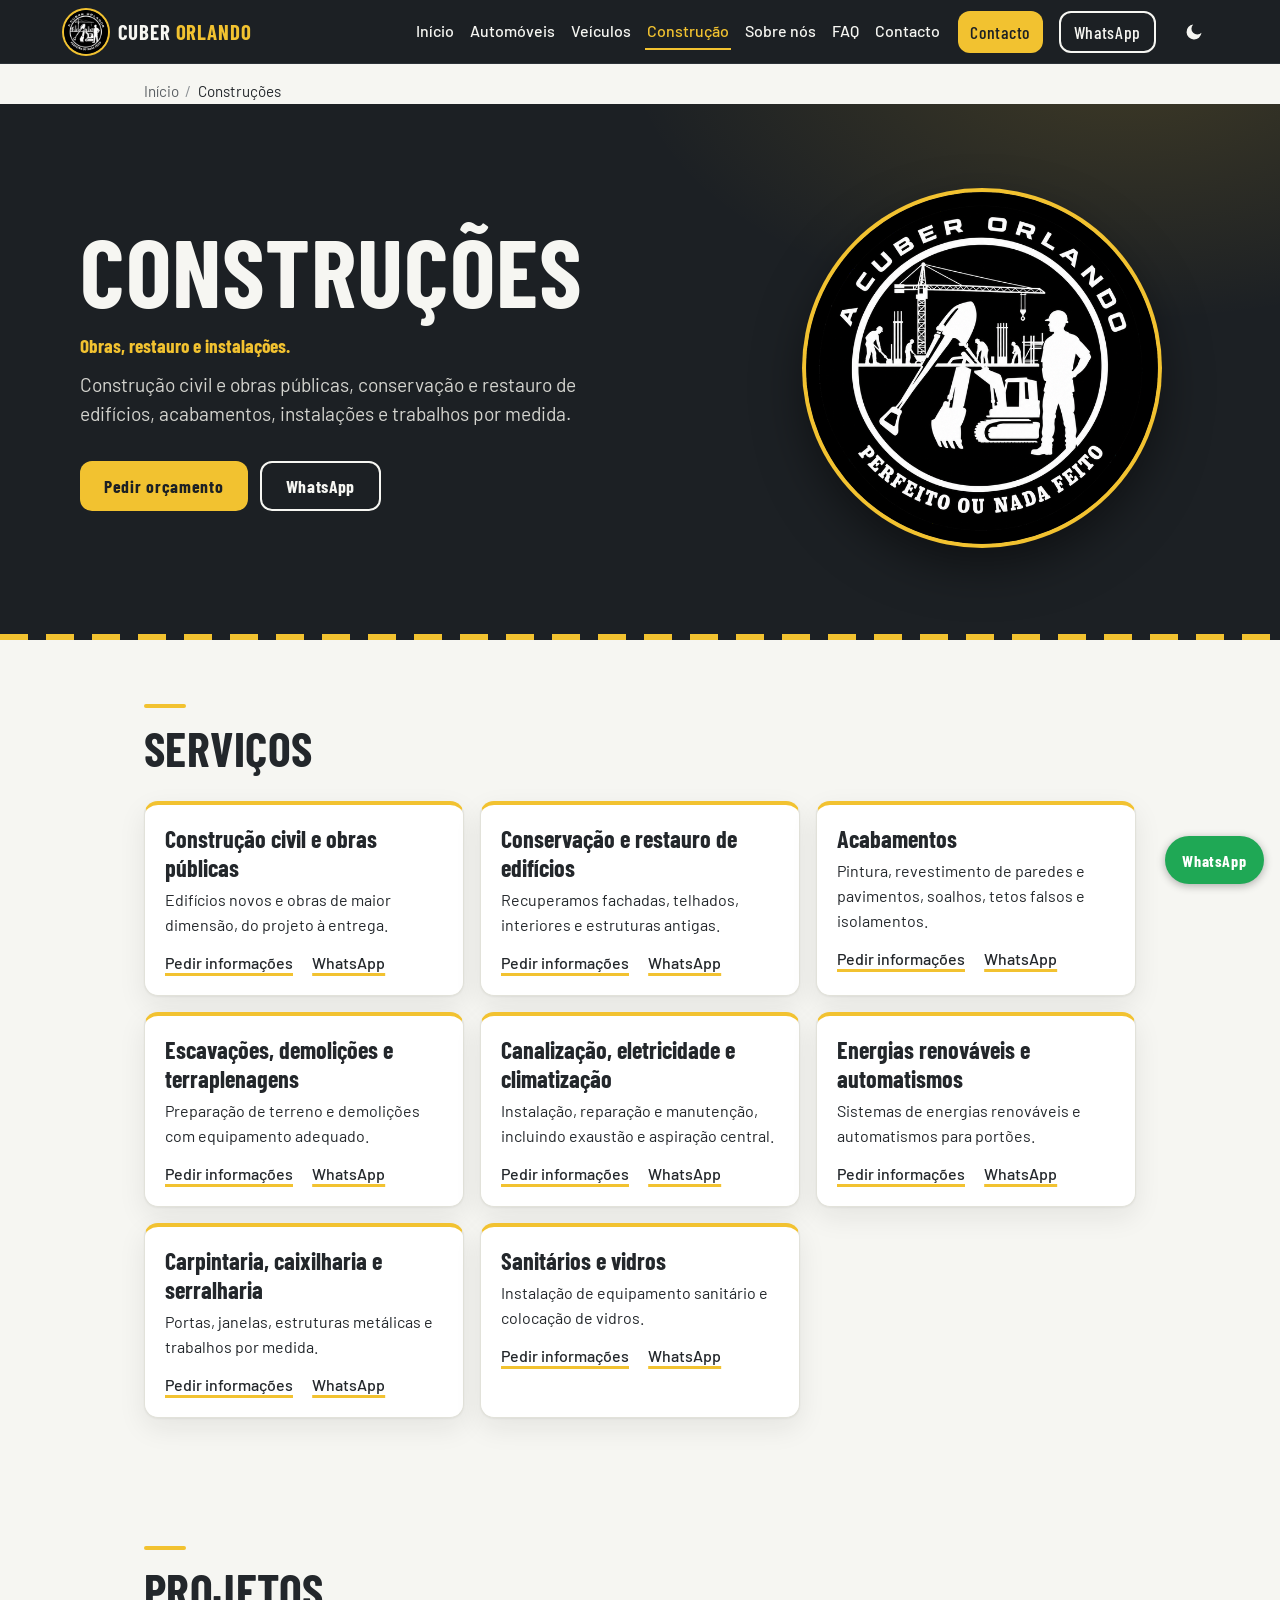
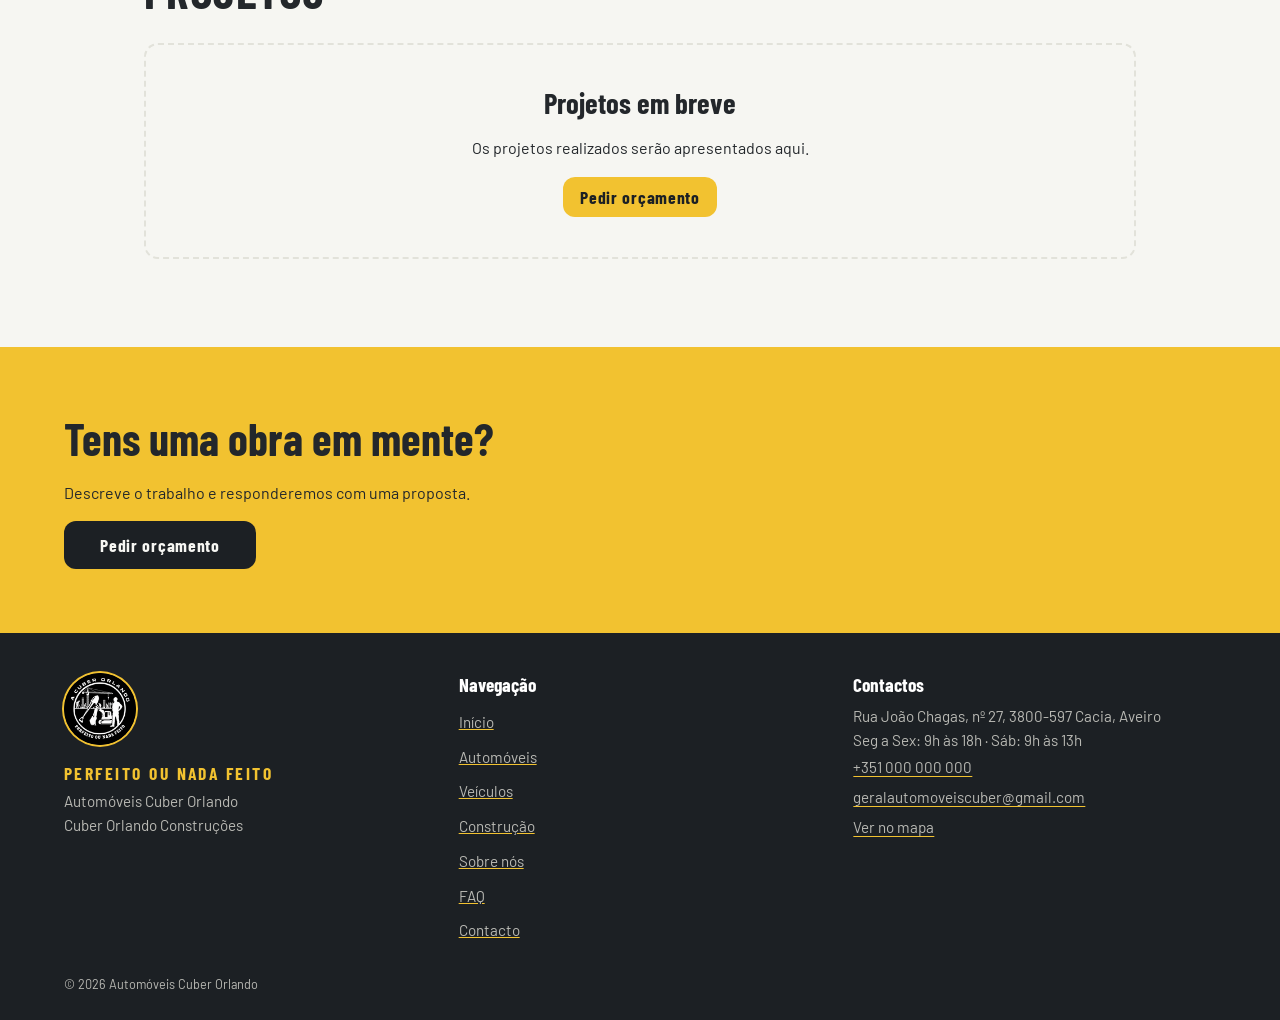
<file: construcoes.html>
<!doctype html>
<html lang="pt-PT">
<head>
  <meta charset="utf-8">
  <meta name="viewport" content="width=device-width, initial-scale=1">
  <title>Construções | Cuber Orlando</title>
  <meta name="description" content="Construção civil, restauro, acabamentos e instalações em Aveiro.">
  <meta name="theme-color" content="#1c2024">
  <link rel="icon" type="image/png" href="img/favicon.png">
  <meta property="og:image" content="img/logo-640.png">
  <meta property="og:type" content="website"><meta property="og:locale" content="pt_PT">
  <meta property="og:title" content="Construções | Cuber Orlando"><meta property="og:description" content="Construção civil, restauro, acabamentos e instalações em Aveiro.">
  <meta name="twitter:card" content="summary"><meta name="twitter:title" content="Construções | Cuber Orlando"><meta name="twitter:description" content="Construção civil, restauro, acabamentos e instalações em Aveiro.">
  <link rel="preconnect" href="https://fonts.googleapis.com">
  <link rel="preconnect" href="https://fonts.gstatic.com" crossorigin>
  <link href="https://fonts.googleapis.com/css2?family=Barlow+Condensed:wght@600;700&family=Barlow:wght@400;500&display=swap" rel="stylesheet">
  <link rel="stylesheet" href="css/style.css">
  <script type="application/ld+json">{"@context":"https://schema.org","@type":"AutoDealer","name":"Automóveis Cuber Orlando","address":{"@type":"PostalAddress","streetAddress":"Rua João Chagas, 27","postalCode":"3800-597","addressLocality":"Cacia, Aveiro","addressCountry":"PT"}}</script>
</head>
<body data-page="construcoes">
<main>
<section class="hero"><div class="hero-in"><div>
  <h1>Construções</h1><p class="lead">Obras, restauro e instalações.</p>
  <p>Construção civil e obras públicas, conservação e restauro de edifícios, acabamentos, instalações e trabalhos por medida.</p>
  <div class="botoes"><a class="botao" href="contacto.html?empresa=Constru%C3%A7%C3%B5es&assunto=Pedido%20de%20or%C3%A7amento">Pedir orçamento</a><a class="botao sec" data-wa="Olá! Gostaria de pedir um orçamento de construção." href="#">WhatsApp</a></div></div>
  <img class="hero-logo" src="img/logo-640.png" alt="Logótipo Cuber Orlando: Perfeito ou nada feito" width="320" height="320"></div></section>
<section class="bloco"><h2>Serviços</h2><ul class="servicos" id="obras-servicos"></ul></section>
<section class="bloco"><h2>Projetos</h2><div class="grade" id="obras-galeria"></div></section>
<section class="faixa"><h2>Tens uma obra em mente?</h2><p>Descreve o trabalho e responderemos com uma proposta.</p><a class="botao" href="contacto.html?empresa=Constru%C3%A7%C3%B5es&assunto=Pedido%20de%20or%C3%A7amento">Pedir orçamento</a></section>
</main>
<script src="js/dados.js" defer></script>
<script src="js/main.js" defer></script>
</body>
</html>
</file>
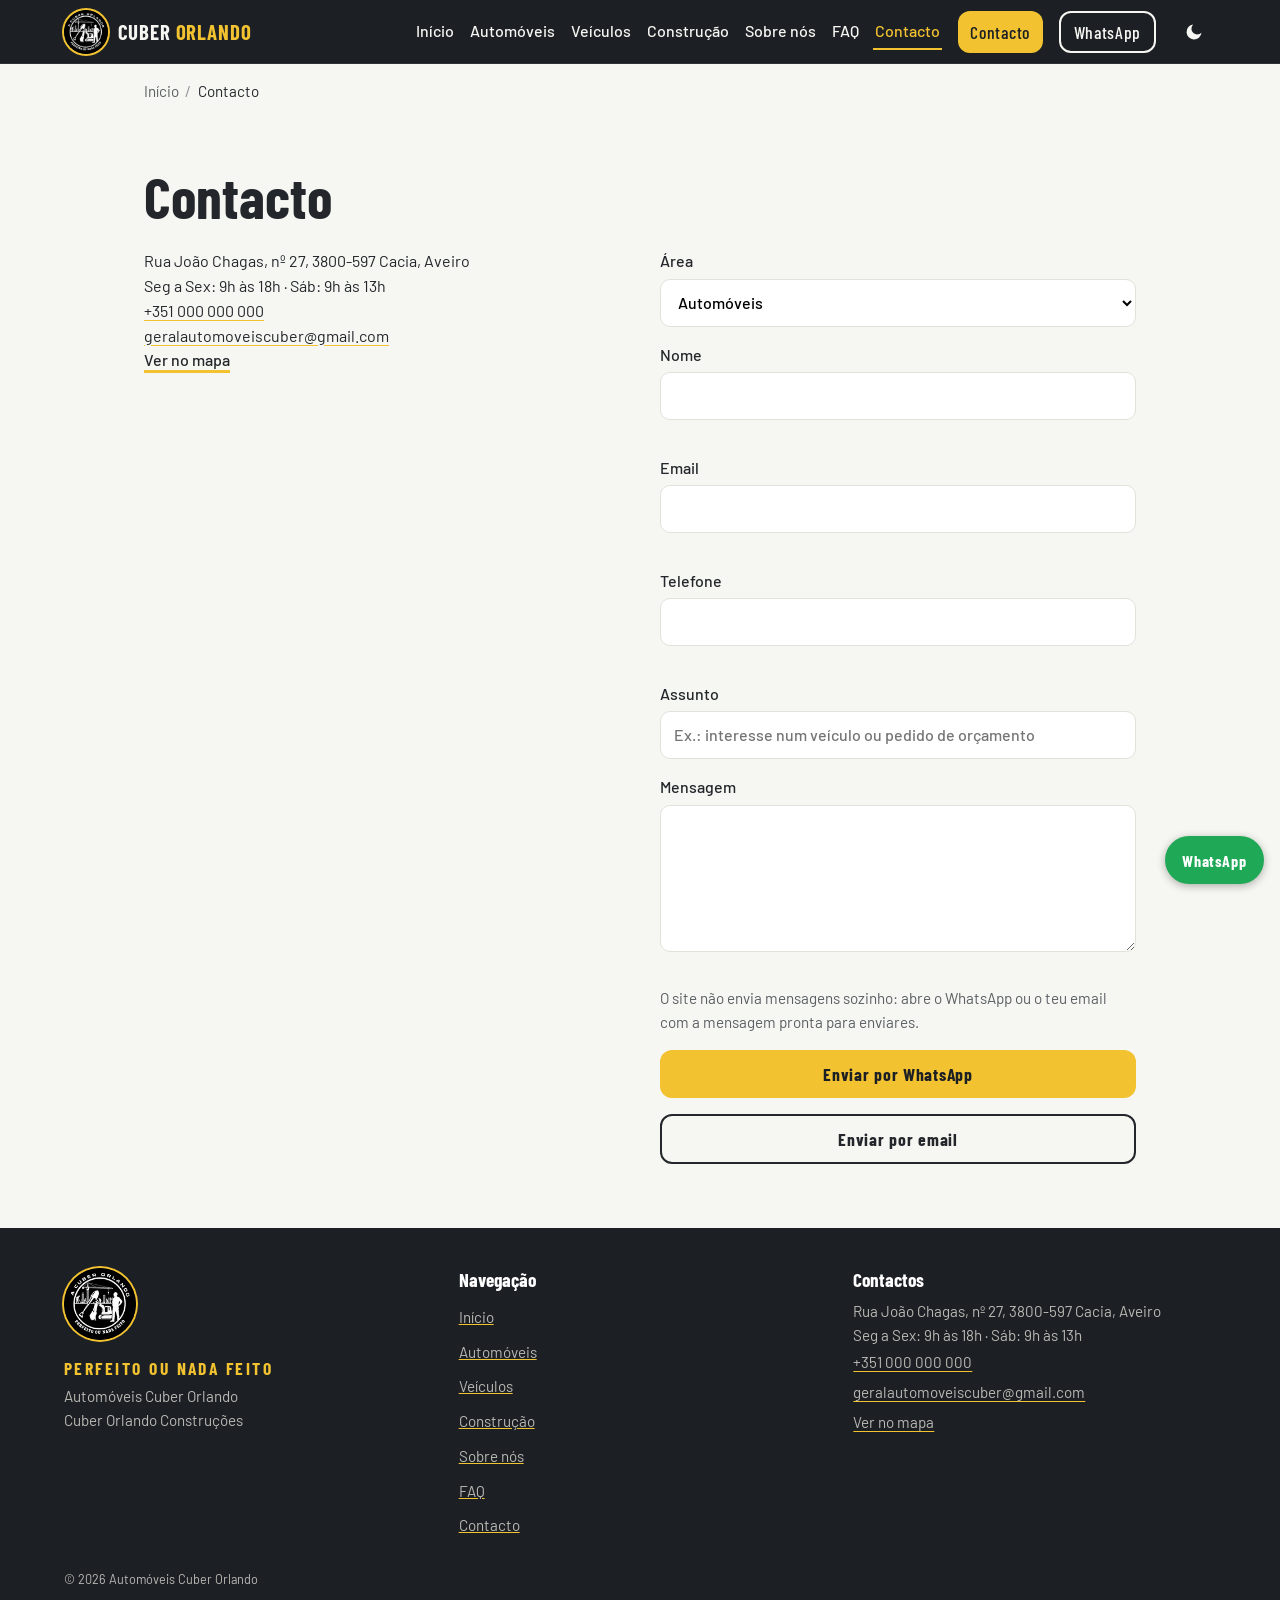
<file: contacto.html>
<!doctype html>
<html lang="pt-PT">
<head>
  <meta charset="utf-8">
  <meta name="viewport" content="width=device-width, initial-scale=1">
  <title>Contacto | Cuber Orlando</title>
  <meta name="description" content="Contacta a Cuber Orlando por telefone, email, WhatsApp ou formulário.">
  <meta name="theme-color" content="#1c2024">
  <link rel="icon" type="image/png" href="img/favicon.png">
  <meta property="og:image" content="img/logo-640.png">
  <meta property="og:type" content="website"><meta property="og:locale" content="pt_PT">
  <meta property="og:title" content="Contacto | Cuber Orlando"><meta property="og:description" content="Contacta a Cuber Orlando por telefone, email, WhatsApp ou formulário.">
  <meta name="twitter:card" content="summary"><meta name="twitter:title" content="Contacto | Cuber Orlando"><meta name="twitter:description" content="Contacta a Cuber Orlando por telefone, email, WhatsApp ou formulário.">
  <link rel="preconnect" href="https://fonts.googleapis.com">
  <link rel="preconnect" href="https://fonts.gstatic.com" crossorigin>
  <link href="https://fonts.googleapis.com/css2?family=Barlow+Condensed:wght@600;700&family=Barlow:wght@400;500&display=swap" rel="stylesheet">
  <link rel="stylesheet" href="css/style.css">
  <script type="application/ld+json">{"@context":"https://schema.org","@type":"AutoDealer","name":"Automóveis Cuber Orlando","address":{"@type":"PostalAddress","streetAddress":"Rua João Chagas, 27","postalCode":"3800-597","addressLocality":"Cacia, Aveiro","addressCountry":"PT"}}</script>
</head>
<body data-page="contacto">
<main>
<section class="bloco"><h1 class="h1">Contacto</h1>
<div class="coluna-contacto"><address id="morada"></address>
<form id="form-contacto" novalidate>
  <label>Área <select name="empresa"><option>Automóveis</option><option>Construções</option></select></label>
  <label>Nome <input name="nome" autocomplete="name" aria-describedby="e-nome" required><small class="erro-campo" id="e-nome" role="alert"></small></label>
  <label>Email <input name="email" type="email" autocomplete="email" aria-describedby="e-email"><small class="erro-campo" id="e-email" role="alert"></small></label>
  <label>Telefone <input name="telefone" type="tel" autocomplete="tel" aria-describedby="e-telefone"><small class="erro-campo" id="e-telefone" role="alert"></small></label>
  <label>Assunto <input name="assunto" placeholder="Ex.: interesse num veículo ou pedido de orçamento"></label>
  <label>Mensagem <textarea name="mensagem" rows="5" aria-describedby="e-mensagem" required></textarea><small class="erro-campo" id="e-mensagem" role="alert"></small></label>
  <p class="nota">O site não envia mensagens sozinho: abre o WhatsApp ou o teu email com a mensagem pronta para enviares.</p>
  <button class="botao" type="submit" value="wa">Enviar por WhatsApp</button>
  <button class="botao sec" type="submit" value="email">Enviar por email</button>
</form></div></section>
</main>
<script src="js/dados.js" defer></script>
<script src="js/main.js" defer></script>
</body>
</html>
</file>
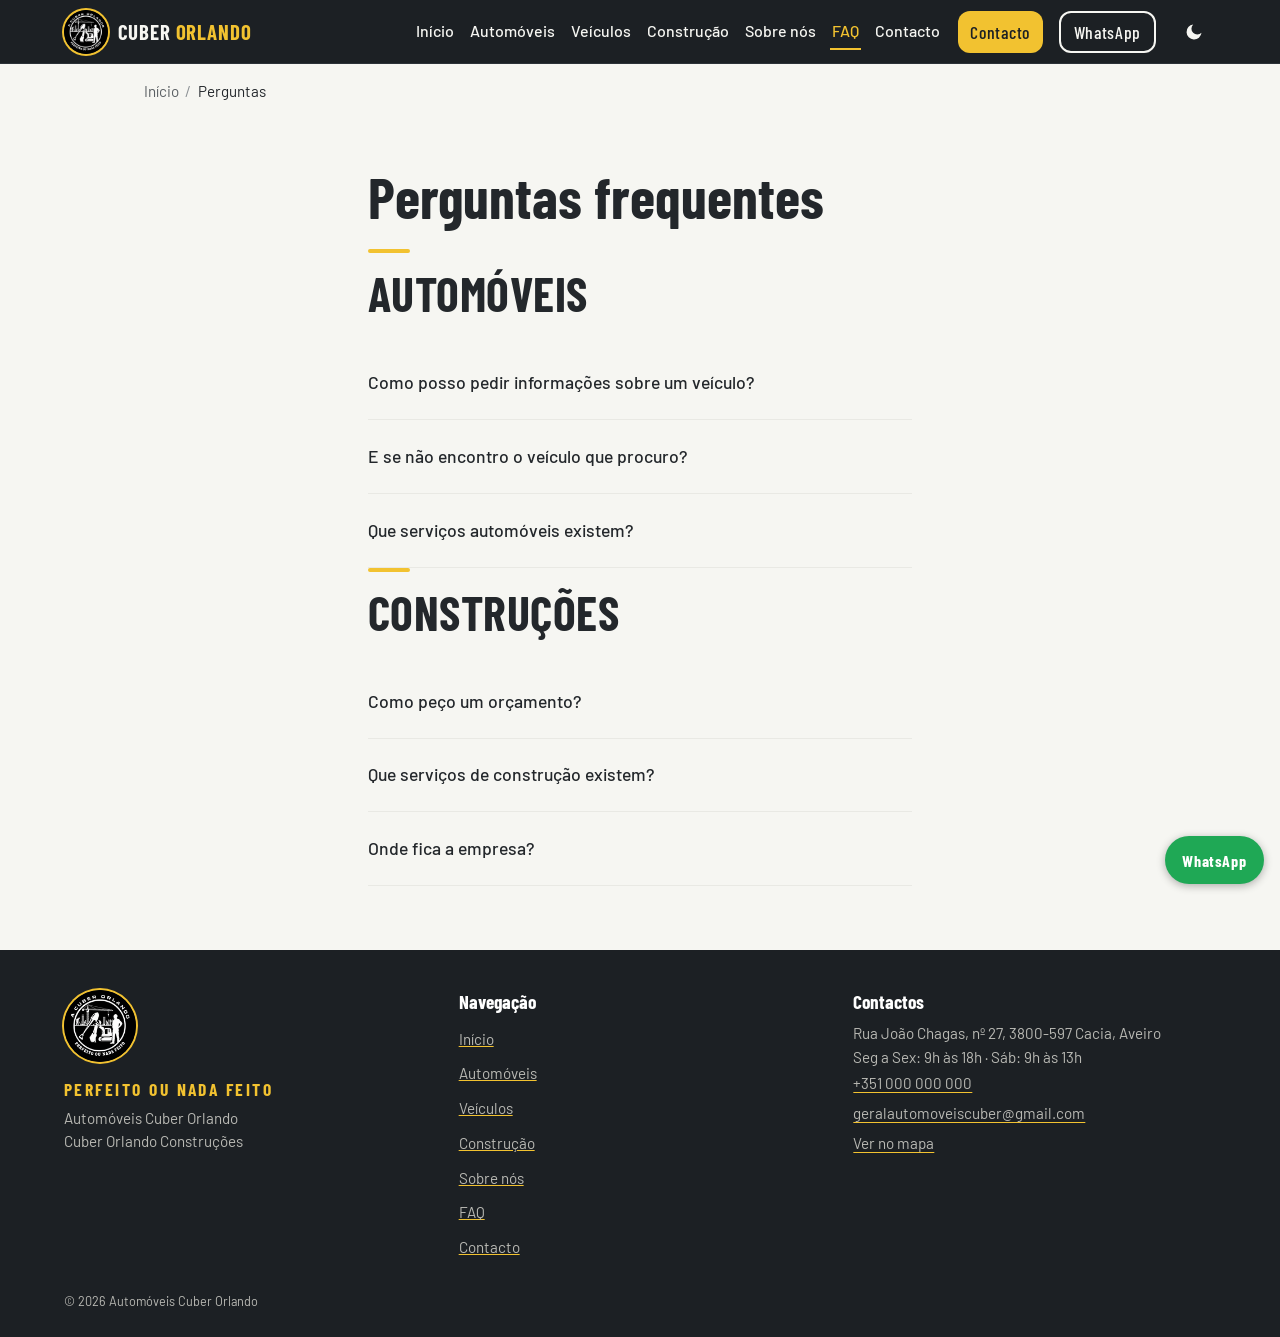
<file: faq.html>
<!doctype html>
<html lang="pt-PT">
<head>
  <meta charset="utf-8">
  <meta name="viewport" content="width=device-width, initial-scale=1">
  <title>Perguntas frequentes | Cuber Orlando</title>
  <meta name="description" content="Perguntas frequentes sobre automóveis e construção.">
  <meta name="theme-color" content="#1c2024">
  <link rel="icon" type="image/png" href="img/favicon.png">
  <meta property="og:image" content="img/logo-640.png">
  <meta property="og:type" content="website"><meta property="og:locale" content="pt_PT">
  <meta property="og:title" content="Perguntas frequentes | Cuber Orlando"><meta property="og:description" content="Perguntas frequentes sobre automóveis e construção.">
  <meta name="twitter:card" content="summary"><meta name="twitter:title" content="Perguntas frequentes | Cuber Orlando"><meta name="twitter:description" content="Perguntas frequentes sobre automóveis e construção.">
  <link rel="preconnect" href="https://fonts.googleapis.com">
  <link rel="preconnect" href="https://fonts.gstatic.com" crossorigin>
  <link href="https://fonts.googleapis.com/css2?family=Barlow+Condensed:wght@600;700&family=Barlow:wght@400;500&display=swap" rel="stylesheet">
  <link rel="stylesheet" href="css/style.css">
  <script type="application/ld+json">{"@context":"https://schema.org","@type":"AutoDealer","name":"Automóveis Cuber Orlando","address":{"@type":"PostalAddress","streetAddress":"Rua João Chagas, 27","postalCode":"3800-597","addressLocality":"Cacia, Aveiro","addressCountry":"PT"}}</script>
</head>
<body data-page="faq">
<main>
<section class="bloco estreito"><h1 class="h1">Perguntas frequentes</h1><div id="faq"></div>
<div id="opinioes-sec"><h2 class="sub">Opiniões de clientes</h2><div id="opinioes" class="opinioes"></div></div></section>
</main>
<script src="js/dados.js" defer></script>
<script src="js/main.js" defer></script>
</body>
</html>
</file>
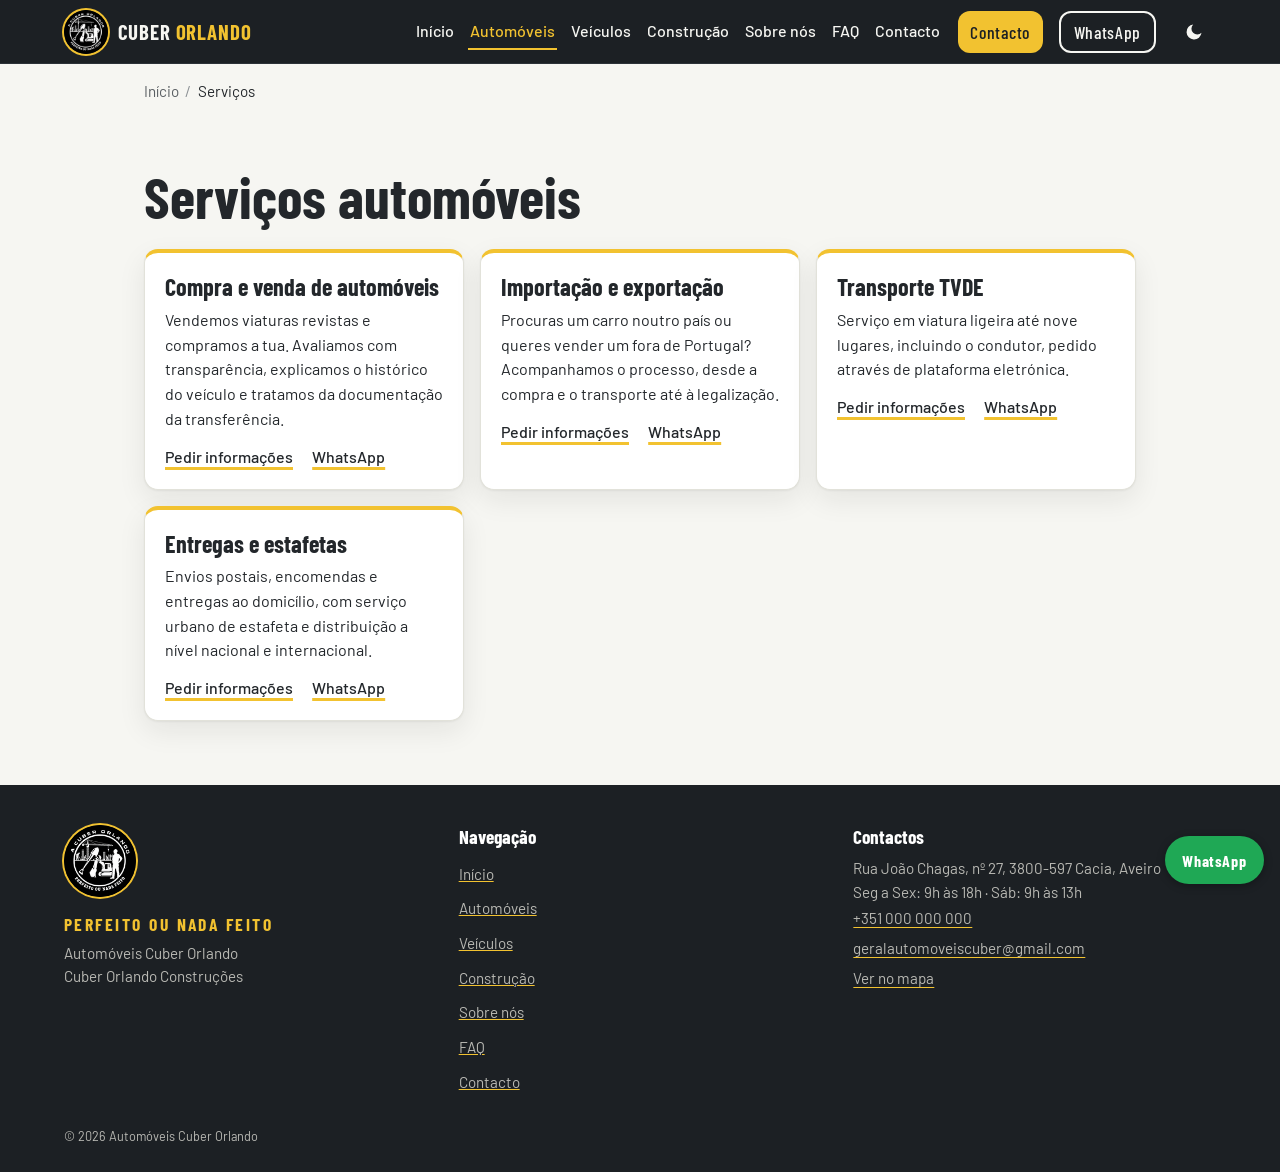
<file: servicos.html>
<!doctype html>
<html lang="pt-PT">
<head>
  <meta charset="utf-8">
  <meta name="viewport" content="width=device-width, initial-scale=1">
  <title>Serviços automóveis | Cuber Orlando</title>
  <meta name="description" content="Compra e venda, importação e exportação, TVDE e entregas.">
  <meta name="theme-color" content="#1c2024">
  <link rel="icon" type="image/png" href="img/favicon.png">
  <meta property="og:image" content="img/logo-640.png">
  <meta property="og:type" content="website"><meta property="og:locale" content="pt_PT">
  <meta property="og:title" content="Serviços automóveis | Cuber Orlando"><meta property="og:description" content="Compra e venda, importação e exportação, TVDE e entregas.">
  <meta name="twitter:card" content="summary"><meta name="twitter:title" content="Serviços automóveis | Cuber Orlando"><meta name="twitter:description" content="Compra e venda, importação e exportação, TVDE e entregas.">
  <link rel="preconnect" href="https://fonts.googleapis.com">
  <link rel="preconnect" href="https://fonts.gstatic.com" crossorigin>
  <link href="https://fonts.googleapis.com/css2?family=Barlow+Condensed:wght@600;700&family=Barlow:wght@400;500&display=swap" rel="stylesheet">
  <link rel="stylesheet" href="css/style.css">
  <script type="application/ld+json">{"@context":"https://schema.org","@type":"AutoDealer","name":"Automóveis Cuber Orlando","address":{"@type":"PostalAddress","streetAddress":"Rua João Chagas, 27","postalCode":"3800-597","addressLocality":"Cacia, Aveiro","addressCountry":"PT"}}</script>
</head>
<body data-page="servicos">
<main>
<section class="bloco"><h1 class="h1">Serviços automóveis</h1><ul class="servicos" id="servicos-largo"></ul></section>
</main>
<script src="js/dados.js" defer></script>
<script src="js/main.js" defer></script>
</body>
</html>
</file>
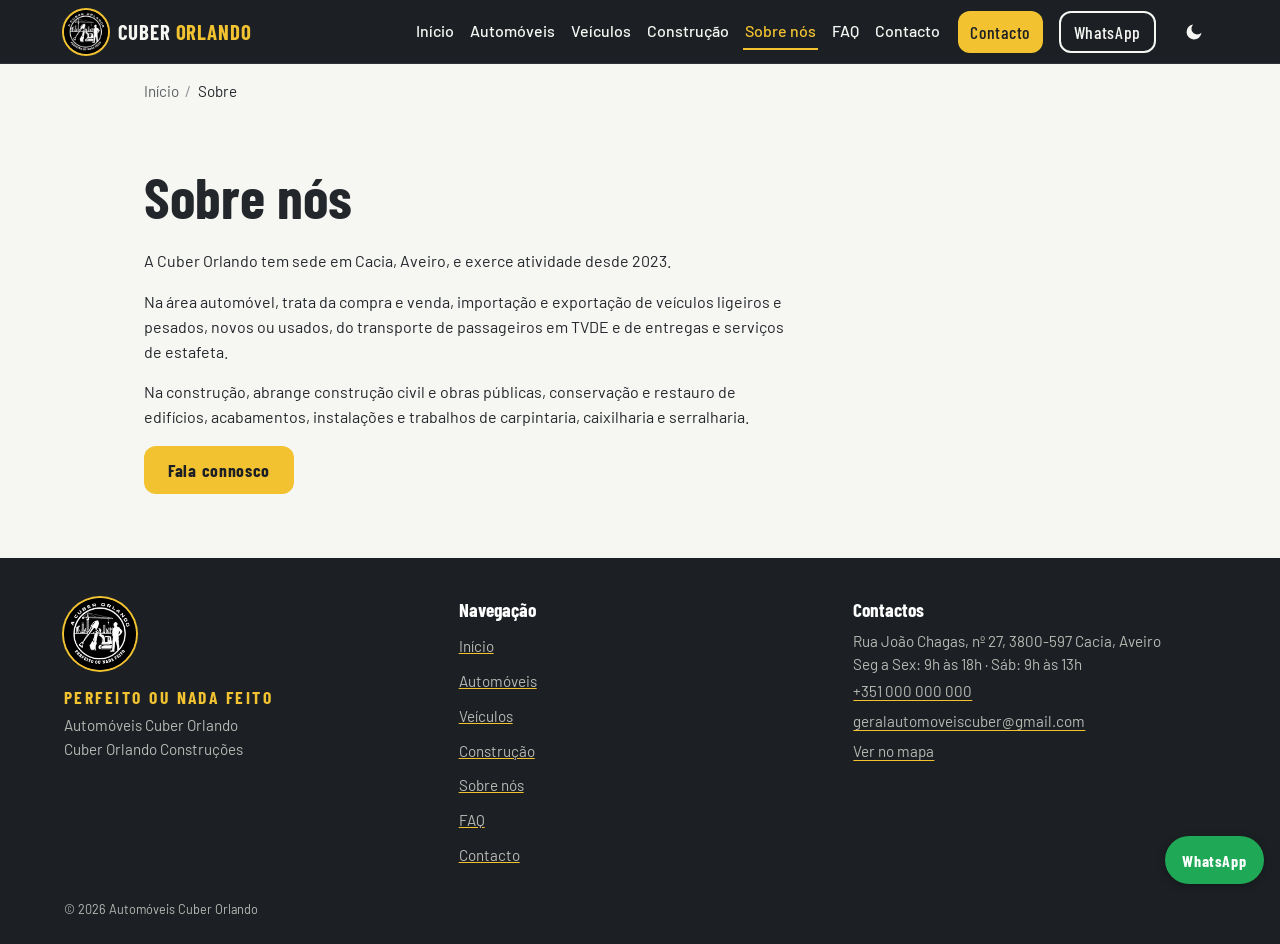
<file: sobre.html>
<!doctype html>
<html lang="pt-PT">
<head>
  <meta charset="utf-8">
  <meta name="viewport" content="width=device-width, initial-scale=1">
  <title>Sobre nós | Cuber Orlando</title>
  <meta name="description" content="Sobre a Cuber Orlando: automóveis e construção em Cacia, Aveiro.">
  <meta name="theme-color" content="#1c2024">
  <link rel="icon" type="image/png" href="img/favicon.png">
  <meta property="og:image" content="img/logo-640.png">
  <meta property="og:type" content="website"><meta property="og:locale" content="pt_PT">
  <meta property="og:title" content="Sobre nós | Cuber Orlando"><meta property="og:description" content="Sobre a Cuber Orlando: automóveis e construção em Cacia, Aveiro.">
  <meta name="twitter:card" content="summary"><meta name="twitter:title" content="Sobre nós | Cuber Orlando"><meta name="twitter:description" content="Sobre a Cuber Orlando: automóveis e construção em Cacia, Aveiro.">
  <link rel="preconnect" href="https://fonts.googleapis.com">
  <link rel="preconnect" href="https://fonts.gstatic.com" crossorigin>
  <link href="https://fonts.googleapis.com/css2?family=Barlow+Condensed:wght@600;700&family=Barlow:wght@400;500&display=swap" rel="stylesheet">
  <link rel="stylesheet" href="css/style.css">
  <script type="application/ld+json">{"@context":"https://schema.org","@type":"AutoDealer","name":"Automóveis Cuber Orlando","address":{"@type":"PostalAddress","streetAddress":"Rua João Chagas, 27","postalCode":"3800-597","addressLocality":"Cacia, Aveiro","addressCountry":"PT"}}</script>
</head>
<body data-page="sobre">
<main>
<section class="bloco sobre"><h1 class="h1">Sobre nós</h1>
<p>A Cuber Orlando tem sede em Cacia, Aveiro, e exerce atividade desde <span data-desde></span>.</p>
<p>Na área automóvel, trata da compra e venda, importação e exportação de veículos ligeiros e pesados, novos ou usados, do transporte de passageiros em TVDE e de entregas e serviços de estafeta.</p>
<p>Na construção, abrange construção civil e obras públicas, conservação e restauro de edifícios, acabamentos, instalações e trabalhos de carpintaria, caixilharia e serralharia.</p>
<a class="botao" href="contacto.html">Fala connosco</a></section>
</main>
<script src="js/dados.js" defer></script>
<script src="js/main.js" defer></script>
</body>
</html>
</file>
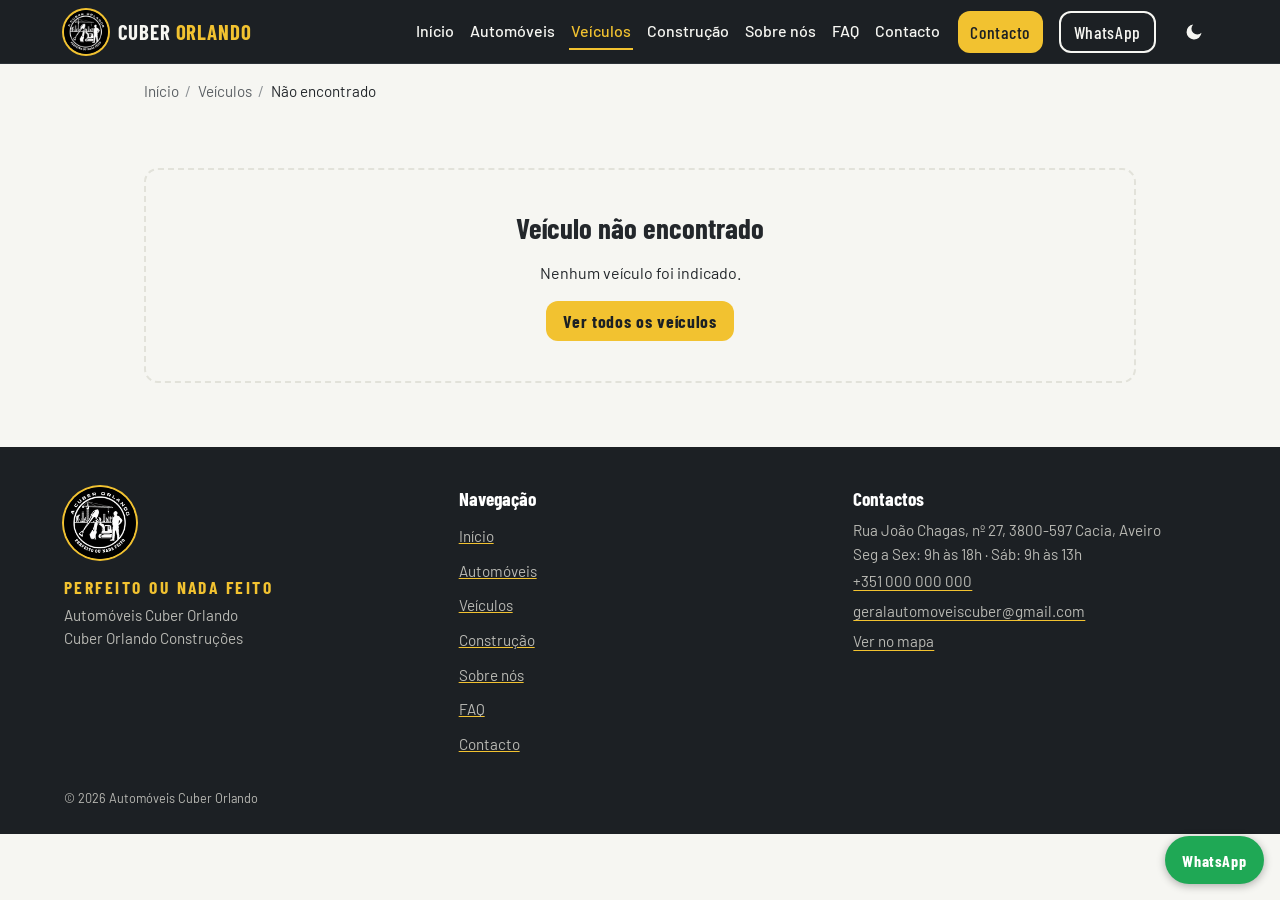
<file: veiculo.html>
<!doctype html>
<html lang="pt-PT">
<head>
  <meta charset="utf-8">
  <meta name="viewport" content="width=device-width, initial-scale=1">
  <title>Veículo | Cuber Orlando</title>
  <meta name="description" content="Detalhes do veículo.">
  <meta name="theme-color" content="#1c2024">
  <link rel="icon" type="image/png" href="img/favicon.png">
  <meta property="og:image" content="img/logo-640.png">
  <meta property="og:type" content="website"><meta property="og:locale" content="pt_PT">
  <meta property="og:title" content="Veículo | Cuber Orlando"><meta property="og:description" content="Detalhes do veículo.">
  <meta name="twitter:card" content="summary"><meta name="twitter:title" content="Veículo | Cuber Orlando"><meta name="twitter:description" content="Detalhes do veículo.">
  <link rel="preconnect" href="https://fonts.googleapis.com">
  <link rel="preconnect" href="https://fonts.gstatic.com" crossorigin>
  <link href="https://fonts.googleapis.com/css2?family=Barlow+Condensed:wght@600;700&family=Barlow:wght@400;500&display=swap" rel="stylesheet">
  <link rel="stylesheet" href="css/style.css">
  <script type="application/ld+json">{"@context":"https://schema.org","@type":"AutoDealer","name":"Automóveis Cuber Orlando","address":{"@type":"PostalAddress","streetAddress":"Rua João Chagas, 27","postalCode":"3800-597","addressLocality":"Cacia, Aveiro","addressCountry":"PT"}}</script>
</head>
<body data-page="veiculo">
<main>
<section class="bloco detalhe" id="detalhe"><p>A carregar…</p></section>
</main>
<script src="js/dados.js" defer></script>
<script src="js/main.js" defer></script>
</body>
</html>
</file>
<file: css/style.css>
:root{
  --asfalto:#1c2024; --linha:#f2c230; --betao:#e9e9e4; --papel:#fafaf7; --texto:#23272b;
  --titulo:"Barlow Condensed","Arial Narrow",Arial,sans-serif;
  --corpo:"Barlow",system-ui,-apple-system,"Segoe UI",sans-serif;
}
*{box-sizing:border-box}
html{scroll-behavior:smooth}
body{margin:0;font:400 1.0625rem/1.6 var(--corpo);color:var(--texto);background:var(--papel)}
a{color:inherit}
:focus-visible{outline:3px solid var(--linha);outline-offset:3px}

.topo{display:flex;justify-content:space-between;align-items:center;gap:1rem;flex-wrap:wrap;
  padding:1rem clamp(1rem,5vw,4rem);background:var(--asfalto);color:var(--papel)}
.marca{font:700 1.5rem var(--titulo);text-decoration:none;letter-spacing:.02em}
.topo nav{display:flex;gap:1.5rem}
.topo nav a{text-decoration:none;font-weight:500}
.topo nav a:hover{color:var(--linha)}

.hero{background:var(--asfalto);color:var(--papel);padding:clamp(3rem,10vw,7rem) clamp(1rem,5vw,4rem);
  border-bottom:8px dashed var(--linha)}
.matricula{display:inline-flex;align-items:center;gap:.6rem;font:700 1.25rem var(--titulo);letter-spacing:.12em;
  background:var(--papel);color:var(--asfalto);padding:.25rem .8rem .25rem .25rem;border-radius:4px;margin-bottom:1.5rem}
.matricula span{background:#1b4fa8;color:#fff;padding:.4rem .5rem;border-radius:2px;font-size:1rem}
.hero h1{font:700 clamp(2.8rem,9vw,6rem)/.95 var(--titulo);margin:0 0 1.2rem;max-width:14ch}
.hero p{max-width:34rem;font-size:1.2rem;color:#d4d4cf;margin:0 0 2rem}

.botao{display:inline-block;background:var(--linha);color:var(--asfalto);font:700 1.1rem var(--titulo);letter-spacing:.04em;
  padding:.75rem 1.5rem;border:0;border-radius:4px;text-decoration:none;cursor:pointer}
.botao:hover{background:#ffd54a}

.bloco{padding:clamp(2.5rem,7vw,5rem) clamp(1rem,5vw,4rem);max-width:70rem;margin:0 auto}
.bloco h2{font:700 clamp(2rem,5vw,3rem) var(--titulo);margin:0 0 1.5rem}
.servicos{list-style:none;margin:0;padding:0;display:grid;gap:0;grid-template-columns:repeat(auto-fit,minmax(15rem,1fr))}
.servicos li{padding:1.2rem 1.5rem 1.4rem 0;border-top:4px solid var(--asfalto)}
.servicos h3{font:700 1.5rem var(--titulo);margin:0 0 .4rem}
.servicos p{margin:0;max-width:30ch}
.sobre p{max-width:40rem}

.contacto{border-top:1px solid var(--betao)}
.coluna-contacto{display:grid;gap:2.5rem;grid-template-columns:repeat(auto-fit,minmax(16rem,1fr))}
address{font-style:normal}
address a{text-decoration-color:var(--linha);text-underline-offset:3px}
form{display:grid;gap:1rem}
label{display:grid;gap:.3rem;font-weight:500}
input,textarea{font:inherit;padding:.65rem .8rem;border:2px solid var(--asfalto);border-radius:4px;background:#fff}
.aviso{margin:0;padding:.6rem .8rem;border-radius:4px}
.aviso.ok{background:#e3f3e3}.aviso.erro{background:#fbe4e1}

footer{background:var(--asfalto);color:#b9b9b4;padding:1.5rem clamp(1rem,5vw,4rem);font-size:.95rem}
@media (prefers-reduced-motion:reduce){html{scroll-behavior:auto}}

/* ---- site completo ---- */
.topo nav a[aria-current]{color:var(--linha)}
.h1{font:700 clamp(2.4rem,6vw,3.6rem)/1 var(--titulo);margin:0 0 1.5rem}
.botao.sec{background:transparent;color:inherit;border:2px solid currentColor;margin-left:.5rem}
.botao.sec:hover{background:rgba(242,194,48,.15)}
.hero .botao{margin-bottom:.5rem}
.lnk{font-weight:500;text-decoration-color:var(--linha);text-decoration-thickness:3px;text-underline-offset:4px}
.grade{display:grid;gap:1.5rem;grid-template-columns:repeat(auto-fill,minmax(16rem,1fr));margin-bottom:1.5rem}
.cartao{display:block;text-decoration:none;background:#fff;border:2px solid var(--asfalto);border-radius:6px;overflow:hidden}
.cartao:hover{border-color:var(--linha);box-shadow:0 0 0 2px var(--linha)}
.foto{display:grid;place-items:center;aspect-ratio:16/10;background:var(--betao);font:700 3rem var(--titulo);color:#a9a9a2;letter-spacing:.1em}
.foto.grande{aspect-ratio:4/3;font-size:6rem;border-radius:6px}
.info{padding:1rem 1.2rem}
.info h3{font:700 1.4rem var(--titulo);margin:0}
.info p{margin:.2rem 0 .6rem;color:#5a5f63;font-size:.95rem}
.info strong{font:700 1.5rem var(--titulo)}
.filtros{display:flex;flex-wrap:wrap;gap:1rem;align-items:end;margin-bottom:2rem}
select{font:inherit;padding:.65rem .8rem;border:2px solid var(--asfalto);border-radius:4px;background:#fff}
.detalhe{display:grid;gap:2.5rem;grid-template-columns:repeat(auto-fit,minmax(18rem,1fr))}
.preco{font:700 2.4rem var(--titulo);margin:0 0 1rem}
.ficha{border-collapse:collapse;width:100%;margin-bottom:1.5rem}
.ficha th,.ficha td{text-align:left;padding:.55rem 0;border-bottom:1px solid var(--betao)}
.ficha th{font-weight:500;color:#5a5f63;width:45%}
.servicos.largo{grid-template-columns:repeat(auto-fit,minmax(18rem,1fr));gap:1rem}
.servicos.largo p{max-width:none}
.faixa{background:var(--linha);padding:clamp(2.5rem,7vw,4rem) clamp(1rem,5vw,4rem)}
.faixa h2{font:700 clamp(2rem,5vw,2.8rem) var(--titulo);margin:0 0 .5rem}
.faixa .botao{background:var(--asfalto);color:var(--papel)}
.aviso.global{margin:0;border-radius:0;text-align:center}
.armadilha{position:absolute;left:-9999px}
footer{display:flex;flex-wrap:wrap;justify-content:space-between;gap:1.5rem}
footer a{text-decoration-color:var(--linha)}
footer small{flex-basis:100%}
.wa{position:fixed;right:1rem;bottom:1rem;background:#1fa855;color:#fff;font:700 1rem var(--titulo);letter-spacing:.04em;
  padding:.7rem 1.1rem;border-radius:999px;text-decoration:none;box-shadow:0 2px 8px rgba(0,0,0,.3)}

/* ---- v3 ---- */
.hero-in{display:grid;gap:2rem;align-items:center;grid-template-columns:repeat(auto-fit,minmax(18rem,1fr));max-width:70rem;margin:0 auto}
.hero-carro{width:100%;max-width:30rem;justify-self:center}
.hero{padding-block:clamp(2.5rem,8vw,6rem)}
img.foto{width:100%;aspect-ratio:16/10;object-fit:cover;display:block}
.foto.vazia{color:#c3c3bb;padding:1.5rem}.foto.vazia svg{width:70%}
.cartao{position:relative;transition:transform .15s}
.cartao:hover{transform:translateY(-3px)}
.selo{position:absolute;top:.7rem;left:.7rem;background:var(--asfalto);color:var(--linha);font:700 1rem var(--titulo);padding:.15rem .7rem;border-radius:3px}
.grande{border-radius:6px;overflow:hidden;background:var(--betao)}.grande .foto{aspect-ratio:4/3}
.desc{max-width:36rem;white-space:pre-line}
.estreito{max-width:42rem}
.duas{grid-template-columns:repeat(auto-fit,minmax(14rem,1fr))}.duas .larga,.duas .botao,.duas .check{grid-column:1/-1}
.check{display:flex;align-items:center;gap:.6rem}.check input{width:1.2rem;height:1.2rem}
.barra{display:flex;flex-wrap:wrap;gap:1rem;align-items:center}.barra .h1{flex:1;margin:0}
.tabela{width:100%;border-collapse:collapse;margin:1.5rem 0}.tabela td{padding:.7rem .5rem;border-bottom:1px solid var(--betao)}
.apagar{background:none;border:0;color:#b3261e;cursor:pointer;font:inherit;font-weight:500;padding:0}
.sub{font:700 1.8rem var(--titulo);margin:2rem 0 1rem}
.msg{border-left:4px solid var(--linha);padding:.3rem 1rem;margin-bottom:1rem;background:#fff}
@media (prefers-reduced-motion:reduce){.cartao{transition:none}.cartao:hover{transform:none}}

/* ---- 2 em 1 ---- */
body[data-tema="obras"]{--linha:#e8742a}
.portal{display:grid;grid-template-columns:repeat(auto-fit,minmax(18rem,1fr));min-height:70vh}
.painel{display:flex;flex-direction:column;justify-content:center;gap:1rem;padding:clamp(2rem,8vw,5rem);text-decoration:none;background:var(--asfalto);color:var(--papel)}
.painel.obras{background:#2a2420}
.painel h2{font:700 clamp(2.5rem,7vw,4.5rem)/1 var(--titulo);margin:0}
.painel.auto h2{color:#f2c230}.painel.obras h2{color:#e8742a}
.painel p{max-width:26rem;font-size:1.15rem;margin:0;color:#d4d4cf}
.painel .botao{align-self:flex-start}
.painel.obras .botao{background:#e8742a}
.hero{border-bottom-color:var(--linha)}
.mini{display:grid;grid-template-columns:repeat(4,1fr);gap:.5rem;margin-top:.5rem}
.mini button{padding:0;border:2px solid var(--betao);border-radius:4px;overflow:hidden;background:var(--betao);cursor:pointer;aspect-ratio:16/10}
.mini button:hover{border-color:var(--linha)}.mini button.sem{opacity:.4}
.mini img{width:100%;height:100%;object-fit:cover;display:block}
details{border-bottom:1px solid var(--betao);padding:.9rem 0}
summary{font-weight:500;cursor:pointer;font-size:1.1rem}
details p{margin:.6rem 0 0;max-width:40rem}
.opinioes{display:grid;gap:1rem}
blockquote{margin:0;padding:.6rem 1.2rem;border-left:5px solid var(--linha);background:#fff}
blockquote p{margin:0 0 .4rem}.autor{color:#5a5f63;font-size:.95rem}

/* ===== v4: profissionalização ===== */
:root{--r:8px;--sombra:0 1px 2px rgba(0,0,0,.06),0 6px 18px rgba(0,0,0,.08);--cartao:#fff;--borda:#d9d9d2}
[data-theme="dark"]{--betao:#2a3036;--cartao:#1b2025;--borda:#3a4147}
[data-theme="dark"] body{background:#111417;color:#e8e8e3}
[data-theme="dark"] :is(input,select,textarea,blockquote,.msg){background:var(--cartao);color:inherit;border-color:var(--borda)}
[data-theme="dark"] :is(.ficha th,.info .spec,.autor){color:#a9aeb2}
[data-theme="dark"] .servicos li{border-top-color:#e8e8e3}
html,body{overflow-x:hidden}
img{max-width:100%}
.salto{position:absolute;left:-999px;top:0;background:var(--linha);color:var(--asfalto);padding:.6rem 1rem;z-index:100}.salto:focus{left:0}
.sem-scroll{overflow:hidden}
.topo{position:sticky;top:0;z-index:50;transition:box-shadow .2s,padding .2s}
.topo.scroll{box-shadow:0 4px 18px rgba(0,0,0,.35);padding-block:.55rem}
.marca span{color:var(--linha)}
#menu{display:flex;align-items:center;gap:1.5rem;order:2}
#menu ul{display:flex;gap:1.1rem;list-style:none;margin:0;padding:0}
#menu a{text-decoration:none;font-weight:500;padding:.5rem .1rem;border-bottom:2px solid transparent}
#menu a[aria-current]{color:var(--linha);border-bottom-color:var(--linha)}
#menu a:hover{color:var(--linha)}
.menu-acoes{display:flex;gap:.5rem}
#menu .botao{color:var(--asfalto);border:0;padding:.55rem 1rem}
#menu .botao.sec{color:var(--papel);border:2px solid currentColor;background:transparent}
.tema-btn,.menu-btn{background:none;border:2px solid transparent;color:var(--papel);min-width:44px;min-height:44px;border-radius:var(--r);cursor:pointer;display:grid;place-items:center}
.tema-btn{order:3;margin-left:auto}.tema-btn:hover{color:var(--linha)}
.menu-btn{display:none;order:4}
.menu-btn span,.menu-btn span::before{display:block;width:22px;height:2px;background:currentColor;transition:transform .2s}
.menu-btn span{position:relative}.menu-btn span::before{content:"";position:absolute;top:-7px}
.topo.aberto .menu-btn span{transform:rotate(45deg)}.topo.aberto .menu-btn span::before{transform:translateY(7px) rotate(90deg)}
.fundo{position:fixed;inset:0;background:rgba(0,0,0,.55);z-index:55}
@media (max-width:68rem){
  .menu-btn{display:grid}
  #menu{position:fixed;top:0;right:0;bottom:0;width:min(20rem,86vw);flex-direction:column;align-items:stretch;gap:1.5rem;padding:5rem 1.5rem 1.5rem;background:var(--asfalto);transform:translateX(100%);visibility:hidden;transition:transform .25s,visibility .25s;z-index:60}
  .topo.aberto #menu{transform:none;visibility:visible}
  #menu ul{flex-direction:column;gap:0}#menu li a{display:block;padding:.85rem 0;font-size:1.15rem;border-bottom:1px solid #353b41}
  .menu-acoes{flex-direction:column}.menu-acoes .botao{text-align:center}
}
.botao{min-height:44px;transition:background .15s,transform .1s,box-shadow .15s;border-radius:var(--r)}
.botao:active{transform:translateY(1px)}
.botao:disabled{opacity:.5;cursor:not-allowed}
.botao.sm{padding:.55rem 1.1rem;min-height:40px}
.botoes{display:flex;flex-wrap:wrap;gap:.75rem}.botoes .botao.sec{margin-left:0}
.lead{font:700 clamp(1.4rem,3.5vw,2rem)/1.2 var(--titulo);color:var(--linha)!important;margin:0 0 .75rem!important}
.hero h1{max-width:none}
.migalhas{display:flex;flex-wrap:wrap;gap:.4rem;font-size:.95rem;padding:1rem clamp(1rem,5vw,4rem) 0;max-width:70rem;margin:0 auto}
.migalhas a::after{content:"/";margin-left:.4rem;color:#8a8f93}.migalhas a{text-decoration:none;color:#5a5f63}
[data-theme="dark"] .migalhas a{color:#a9aeb2}
.migalhas span{overflow:hidden;text-overflow:ellipsis;white-space:nowrap;max-width:60vw}
.cartao{position:relative;background:var(--cartao);border:1px solid var(--borda);border-radius:var(--r);box-shadow:var(--sombra);overflow:hidden;transition:transform .2s,box-shadow .2s}
.cartao:hover{transform:translateY(-3px);box-shadow:0 10px 26px rgba(0,0,0,.16)}
.cartao-foto{display:block}.cartao.vendido img,.cartao.vendido .foto{filter:grayscale(.8);opacity:.75}
.cartao .selo{position:absolute;top:.7rem;left:.7rem}.selo.dest{background:var(--linha);color:var(--asfalto)}
.fav{position:absolute;top:.5rem;right:.5rem;width:44px;height:44px;border-radius:50%;border:0;background:rgba(255,255,255,.92);color:var(--asfalto);display:grid;place-items:center;cursor:pointer}
.fav svg{fill:none;stroke:currentColor;stroke-width:2}.fav[aria-pressed="true"] svg{fill:#c62828;stroke:#c62828}
.info h3 a{text-decoration:none}.info h3 a:hover{text-decoration:underline;text-decoration-color:var(--linha)}
.info .spec{margin:.2rem 0 .8rem}.linha{display:flex;justify-content:space-between;align-items:center;gap:.5rem}
.estado{grid-column:1/-1;text-align:center;padding:2.5rem 1rem;border:2px dashed var(--borda);border-radius:var(--r)}
.estado h1,.estado h3{font:700 1.8rem var(--titulo);margin:0 0 .5rem}
.barra-filtros{display:flex;justify-content:space-between;align-items:center;gap:1rem;margin-bottom:1rem}
.contador{margin:0;font-weight:500}
.painel-filtros{display:grid;grid-template-columns:repeat(auto-fit,minmax(11rem,1fr));gap:.9rem;align-items:end;margin-bottom:2rem;padding:1rem;border:1px solid var(--borda);border-radius:var(--r);background:var(--cartao)}
#abrir-filtros{display:none}
@media (max-width:48rem){#abrir-filtros{display:inline-flex;align-items:center}.painel-filtros{display:none}.painel-filtros.aberto{display:grid}}
.servicos li{padding-bottom:1.2rem}.servicos .acoes{display:flex;gap:1rem;margin-top:.8rem}
.fatos{list-style:none;margin:0;padding:0;display:grid;grid-template-columns:repeat(auto-fit,minmax(14rem,1fr));gap:1.5rem}
.fatos li{border-left:4px solid var(--linha);padding-left:1rem}.fatos strong{display:block;font:700 1.5rem var(--titulo)}
.galeria{position:relative}.galeria .grande{aspect-ratio:4/3;background:var(--betao)}
.zoom{display:block;width:100%;height:100%;padding:0;border:0;background:none;cursor:zoom-in}
.zoom .foto{height:100%;aspect-ratio:auto}
.gal-nav{position:absolute;top:calc(50% - 2rem);width:44px;height:44px;border:0;border-radius:50%;background:rgba(28,32,36,.75);color:#fff;font-size:1.8rem;line-height:1;cursor:pointer;z-index:2}
.gal-nav.ant{left:.6rem}.gal-nav.seg{right:.6rem}
.mini{grid-template-columns:repeat(auto-fill,minmax(4.5rem,1fr))}.mini button[aria-current]{border-color:var(--linha)}
.acoes-det{display:flex;flex-wrap:wrap;gap:.6rem;margin:1.2rem 0}.acoes-det .botao.sec{margin-left:0;color:inherit}
.selo-linha{display:inline-block;background:var(--asfalto);color:var(--linha);font:700 1rem var(--titulo);padding:.1rem .7rem;border-radius:3px}
.lb{border:0;padding:0;background:rgba(0,0,0,.92);max-width:100vw;max-height:100vh;width:100vw;height:100vh;color:#fff}
.lb[open]{display:grid;place-items:center}.lb::backdrop{background:#000}
.lb-img{width:min(92vw,1200px);max-height:86vh;display:grid;place-items:center}.lb-img .foto{width:100%;max-height:86vh;object-fit:contain;aspect-ratio:auto}
.lb-x{position:absolute;top:1rem;right:1rem;width:44px;height:44px;border:0;border-radius:50%;background:#fff;font-size:1.6rem;cursor:pointer}
details p{animation:abrir .25s ease}
@keyframes abrir{from{opacity:0;transform:translateY(-4px)}}
details summary{min-height:44px;display:flex;align-items:center}
.erro-campo{color:#b3261e;min-height:1.1em;font-weight:400}[data-theme="dark"] .erro-campo{color:#ff8a80}
input[aria-invalid="true"],textarea[aria-invalid="true"]{border-color:#b3261e}
.nota{margin:0;font-size:.95rem;color:#5a5f63}[data-theme="dark"] .nota{color:#a9aeb2}
form .botao.sec{margin-left:0;color:inherit}
#toast{position:fixed;left:50%;bottom:5rem;transform:translate(-50%,20px);background:var(--asfalto);color:#fff;padding:.7rem 1.2rem;border-radius:var(--r);opacity:0;pointer-events:none;transition:.25s;z-index:90;max-width:90vw;text-align:center}
#toast.on{opacity:1;transform:translate(-50%,0)}
.rodape{display:block}.rodape-grid{display:grid;grid-template-columns:repeat(auto-fit,minmax(14rem,1fr));gap:2rem;margin-bottom:1.5rem}
.rodape ul{list-style:none;margin:.4rem 0 0;padding:0}.rodape li{padding:.15rem 0}.rodape a{display:inline-block;padding:.2rem 0}
.rodape strong{color:#fff;font:700 1.2rem var(--titulo)}.rodape p{margin:.4rem 0 0}
.wa{display:inline-flex;align-items:center;min-height:48px}
.wa::after{content:attr(data-tip);position:absolute;right:100%;margin-right:.6rem;background:var(--asfalto);color:#fff;padding:.3rem .6rem;border-radius:4px;font:500 .85rem var(--corpo);white-space:nowrap;opacity:0;pointer-events:none;transition:opacity .2s}
.wa:hover::after,.wa:focus-visible::after{opacity:1}
.subir{position:fixed;left:1rem;bottom:1rem;width:44px;height:44px;border-radius:50%;border:0;background:var(--asfalto);color:var(--linha);font-size:1.3rem;cursor:pointer;opacity:0;pointer-events:none;transition:opacity .2s;z-index:40}
.subir.on{opacity:1;pointer-events:auto}
@media (max-width:30rem){.wa::after{display:none}body{font-size:1rem}.hero h1{font-size:2.6rem}}
@media (prefers-reduced-motion:reduce){*,*::before,*::after{animation:none!important;transition:none!important;scroll-behavior:auto!important}}

/* ===== v5: logótipo, comparação, reveal ===== */
.marca{display:flex;align-items:center;gap:.6rem}.marca img{border-radius:50%;box-shadow:0 0 0 2px var(--linha)}
.marca .marca-t{color:inherit}.marca b{color:var(--linha);font-weight:700}
.hero-logo{width:100%;max-width:20rem;height:auto;justify-self:center;border-radius:50%;box-shadow:0 0 0 4px var(--linha),0 20px 50px rgba(0,0,0,.5)}
.lema{font:700 1.1rem var(--titulo);letter-spacing:.14em;text-transform:uppercase;color:#d4d4cf;margin:0 0 1rem}
.rodape .lema{color:var(--linha);margin:.6rem 0 .4rem}.logo-rodape{border-radius:50%;box-shadow:0 0 0 2px var(--linha)}
.comp{width:100%;margin-top:.8rem;min-height:44px;background:transparent;color:inherit;border:2px solid var(--borda);border-radius:var(--r);font:500 .95rem var(--corpo);cursor:pointer}
.comp[aria-pressed="true"]{background:var(--linha);border-color:var(--linha);color:var(--asfalto)}
#barra-comp{position:fixed;left:50%;bottom:4.5rem;transform:translateX(-50%);display:flex;align-items:center;gap:.6rem;background:var(--asfalto);color:#fff;padding:.5rem .8rem;border-radius:var(--r);box-shadow:var(--sombra);z-index:70;max-width:94vw}
#barra-comp[hidden]{display:none}#barra-comp .botao.sec{margin-left:0;color:#fff}
.dlg{border:0;border-radius:var(--r);padding:1.5rem;width:min(52rem,94vw);max-height:90vh;position:relative;background:var(--papel);color:var(--texto)}
.dlg::backdrop{background:rgba(0,0,0,.7)}[data-theme="dark"] .dlg{background:var(--cartao);color:#e8e8e3}
.dlg h2{font:700 1.8rem var(--titulo);margin:0 2.5rem 1rem 0}.dlg .lb-x{background:var(--asfalto);color:#fff}
.tabela-scroll{overflow-x:auto}.comparar{border-collapse:collapse;width:100%;min-width:30rem}
.comparar th,.comparar td{text-align:left;padding:.6rem .7rem;border-bottom:1px solid var(--borda)}.comparar thead th{font:700 1.2rem var(--titulo)}
.reveal{opacity:0;transform:translateY(14px);transition:opacity .5s,transform .5s}.reveal.vis{opacity:1;transform:none}
@media (max-width:30rem){#barra-comp{bottom:4rem}.hero-logo{max-width:14rem}}

/* ===== v6: correções mobile/cabeçalho/logótipo ===== */
.topo{flex-wrap:nowrap}
.marca{flex:0 0 auto;white-space:nowrap}
.marca img{width:44px;height:44px;object-fit:cover}
.marca picture{display:flex}
#menu{order:2;margin-left:auto}
.tema-btn{order:3;margin-left:0}
.menu-btn{order:4}
.hero-in{grid-template-columns:minmax(0,1.2fr) minmax(0,.8fr)}
.hero-logo{max-width:22rem}
@media (max-width:68rem){
  .topo{padding-inline:1rem;gap:.5rem}
  .tema-btn{margin-left:auto}
  .menu-btn{margin-left:0}
  #menu{margin-left:0}
  .hero-in{grid-template-columns:1fr;text-align:left}
  .hero-in>img.hero-logo{order:-1;max-width:11rem;margin:0 auto .5rem}
}
@media (max-width:40rem){
  .hero{padding-block:2rem 2.5rem;border-bottom-width:6px}
  .matricula,.hero .lema{display:none}
  .hero h1{font-size:clamp(2.4rem,13vw,3.2rem);text-align:center;margin-bottom:.8rem}
  .lead{text-align:center}
  .hero p{font-size:1.05rem}
  .hero-in>div{text-align:center}
  .hero p{margin-inline:auto}
  .botoes{flex-direction:column}
  .botoes .botao{width:100%;text-align:center}
  .hero .botao{margin-bottom:0}
  .marca{font-size:1.3rem}
  .faixa .botao{width:100%;text-align:center}
  .barra-filtros .botao{min-width:0}
  .wa{padding:.6rem 1rem}
  .subir{bottom:1rem}
  .rodape-grid{grid-template-columns:1fr}
}
@media (max-width:22rem){.marca-t{font-size:1.15rem}}
#menu a{white-space:nowrap}
@media (min-width:68.01rem) and (max-width:80rem){#menu{gap:1rem}#menu ul{gap:.8rem}#menu .botao{padding:.5rem .8rem}}

/* ===== v7: menu mobile (fundo escuro estava por cima do menu) ===== */
.fundo{z-index:49}
.fundo[hidden]{display:none}
.topo.aberto{z-index:60}
@media (max-width:68rem){
  #menu{background:#1c2024;opacity:1}
  .topo.aberto #menu{box-shadow:-8px 0 30px rgba(0,0,0,.5)}
}
@media (max-width:68rem){
  .menu-btn{position:relative;z-index:70}
  .topo.aberto .menu-btn{position:fixed;top:.9rem;right:1rem}
  .menu-acoes .botao,.menu-acoes .botao.sec{margin-left:0;width:100%}
}

/* ===== v8: redesign completo ===== */
:root{--r:14px;--papel:#f6f6f2;--borda:#e2e2da;--sombra:0 1px 2px rgba(20,24,28,.05),0 10px 28px rgba(20,24,28,.08)}
body{font-size:1rem;line-height:1.55;-webkit-font-smoothing:antialiased;-webkit-tap-highlight-color:transparent}
.topo{min-height:64px;padding-block:.5rem;border-bottom:1px solid #2c3238}
.topo.scroll{padding-block:.5rem;box-shadow:0 6px 20px rgba(0,0,0,.3)}
.marca{text-transform:uppercase;font-size:1.3rem;letter-spacing:.04em}
.hero{position:relative;border:0;background:radial-gradient(48rem 26rem at 88% -10%,rgba(242,194,48,.16),transparent 65%),var(--asfalto);padding:clamp(2rem,7vw,5.5rem) clamp(1rem,4vw,3rem) clamp(3.5rem,8vw,6rem)}
.hero::after{content:"";position:absolute;left:0;right:0;bottom:0;height:6px;background:repeating-linear-gradient(90deg,var(--linha) 0 28px,transparent 28px 46px)}
.hero h1{text-transform:uppercase;letter-spacing:.01em}
.hero .botao{margin:0}
.botao{border-radius:12px;min-height:48px;display:inline-flex;align-items:center;justify-content:center}
.stats{list-style:none;margin:-1.6rem auto 0;padding:1rem .5rem;position:relative;z-index:2;width:min(60rem,calc(100% - 2rem));display:grid;grid-template-columns:repeat(3,1fr);background:var(--cartao);border:1px solid var(--borda);border-radius:var(--r);box-shadow:var(--sombra);text-align:center}
.stats li+li{border-left:1px solid var(--borda)}
.stats strong{display:block;font:700 1.6rem/1.1 var(--titulo);text-transform:uppercase}
.stats span{font-size:.85rem;color:#6a6f73}
[data-theme="dark"] .stats span{color:#a9aeb2}
.bloco{padding-block:clamp(2rem,6vw,4rem)}
.bloco h2{text-transform:uppercase;letter-spacing:.01em}
.bloco h2::before{content:"";display:block;width:2.6rem;height:4px;border-radius:2px;background:var(--linha);margin-bottom:.7rem}
.duo{display:grid;gap:1rem;grid-template-columns:repeat(auto-fit,minmax(16rem,1fr))}
.via{display:flex;flex-direction:column;justify-content:flex-end;gap:.35rem;min-height:12rem;padding:1.4rem;border-radius:var(--r);background:var(--asfalto);color:#fff;text-decoration:none;position:relative;overflow:hidden;box-shadow:var(--sombra);transition:transform .2s}
.via:hover{transform:translateY(-3px)}
.via.obras{background:#2a2420}
.via small{position:absolute;top:1rem;right:1.2rem;font:700 3.2rem/1 var(--titulo);color:rgba(255,255,255,.1)}
.via h3{font:700 2.1rem/1 var(--titulo);text-transform:uppercase;color:var(--linha);margin:0}
.via.obras h3,.via.obras span{color:#e8742a}
.via p{margin:0;color:#d4d4cf;max-width:26ch}
.via span{font-weight:600;color:var(--linha);margin-top:.4rem}
.servicos{gap:1rem}
.servicos li,[data-theme="dark"] .servicos li{padding:1.2rem 1.25rem;border:1px solid var(--borda);border-top:4px solid var(--linha);border-radius:var(--r);background:var(--cartao);box-shadow:var(--sombra)}
[data-theme="dark"] .servicos li{border-color:var(--borda);border-top-color:var(--linha)}
.servicos p{max-width:none}
.servicos .acoes{flex-wrap:wrap;gap:.4rem 1.2rem}
.fatos li{background:var(--cartao);border:1px solid var(--borda);border-left:4px solid var(--linha);border-radius:var(--r);padding:1rem 1.2rem}
.cartao{border-radius:var(--r)}
.cartao .foto,.cartao img.foto{aspect-ratio:4/3}
.info{padding:1rem 1.15rem 1.2rem}.info strong{font-size:1.75rem}
.selo{border-radius:999px;padding:.2rem .8rem}
input,textarea,select{font-size:1rem;min-height:48px;border:1.5px solid var(--borda);border-radius:10px}
input:focus,textarea:focus,select:focus{border-color:var(--linha);outline:0;box-shadow:0 0 0 3px rgba(242,194,48,.35)}
.painel-filtros{border-radius:var(--r);box-shadow:var(--sombra)}
.faixa{border-radius:0}.faixa .botao{min-width:12rem}
.rodape{padding-top:2.5rem;background:var(--asfalto)}
.acao-bar{display:none}
@media (max-width:68rem){
  .hero-in>img.hero-logo{justify-self:start;max-width:8rem;margin:0 0 .5rem}
}
@media (max-width:48rem){
  .acao-bar{display:grid;grid-template-columns:1fr 1fr 1.2fr;gap:.4rem;position:fixed;left:0;right:0;bottom:0;z-index:45;background:var(--asfalto);border-top:1px solid #2c3238;padding:.45rem .6rem calc(.45rem + env(safe-area-inset-bottom,0px))}
  .acao-bar a{display:flex;flex-direction:column;align-items:center;justify-content:center;gap:.15rem;min-height:50px;border-radius:12px;color:#fff;text-decoration:none;font:600 .78rem var(--corpo)}
  .acao-bar a.pri{background:var(--linha);color:var(--asfalto)}
  .acao-bar svg{width:22px;height:22px}
  body{padding-bottom:calc(4.4rem + env(safe-area-inset-bottom,0px))}
  .wa,.subir{display:none}
  #toast{bottom:5.6rem}#barra-comp{bottom:5.4rem}
  .grade{grid-template-columns:1fr}
  .estado{padding:2rem 1rem}
}
@media (max-width:40rem){
  .hero{padding-block:1.8rem 3.4rem}
  .hero-in>div{text-align:left}
  .hero h1{text-align:left;font-size:clamp(2.6rem,14vw,3.4rem)}
  .lead{text-align:left}
  .hero p{margin-inline:0}
  .hero-in>img.hero-logo{max-width:6.5rem;box-shadow:0 0 0 3px var(--linha)}
  .botoes{display:grid;grid-template-columns:1fr 1fr;gap:.6rem}
  .botoes .botao:first-child{grid-column:1/-1}
  .stats strong{font-size:1.3rem}.stats span{font-size:.75rem}
  .via{min-height:10rem}
  .faixa{text-align:center}.faixa .botao{width:100%}
}
@media (max-width:40rem){.botoes .botao{font-size:1rem;letter-spacing:.01em;padding-inline:.5rem;white-space:nowrap}}
.via small{font-size:2.4rem;top:.8rem}
.via{min-height:11rem}
.via h3{font-size:1.9rem}
@media (max-width:40rem){.hero h1{font-size:clamp(2.2rem,11vw,3.4rem);overflow-wrap:anywhere}}
@media (max-width:23rem){.marca{font-size:1.05rem;gap:.4rem}.marca-t{font-size:1.05rem}.marca img{width:36px;height:36px}.topo{padding-inline:.6rem}.tema-btn,.menu-btn{min-width:40px}}
.hero-in>div{min-width:0}
@media (max-width:23rem){.botoes .botao{white-space:normal;font-size:.92rem;line-height:1.15;padding-block:.5rem}}
@media (max-width:40rem){.botoes .botao:nth-child(2):last-child{grid-column:1/-1}}
</file>
